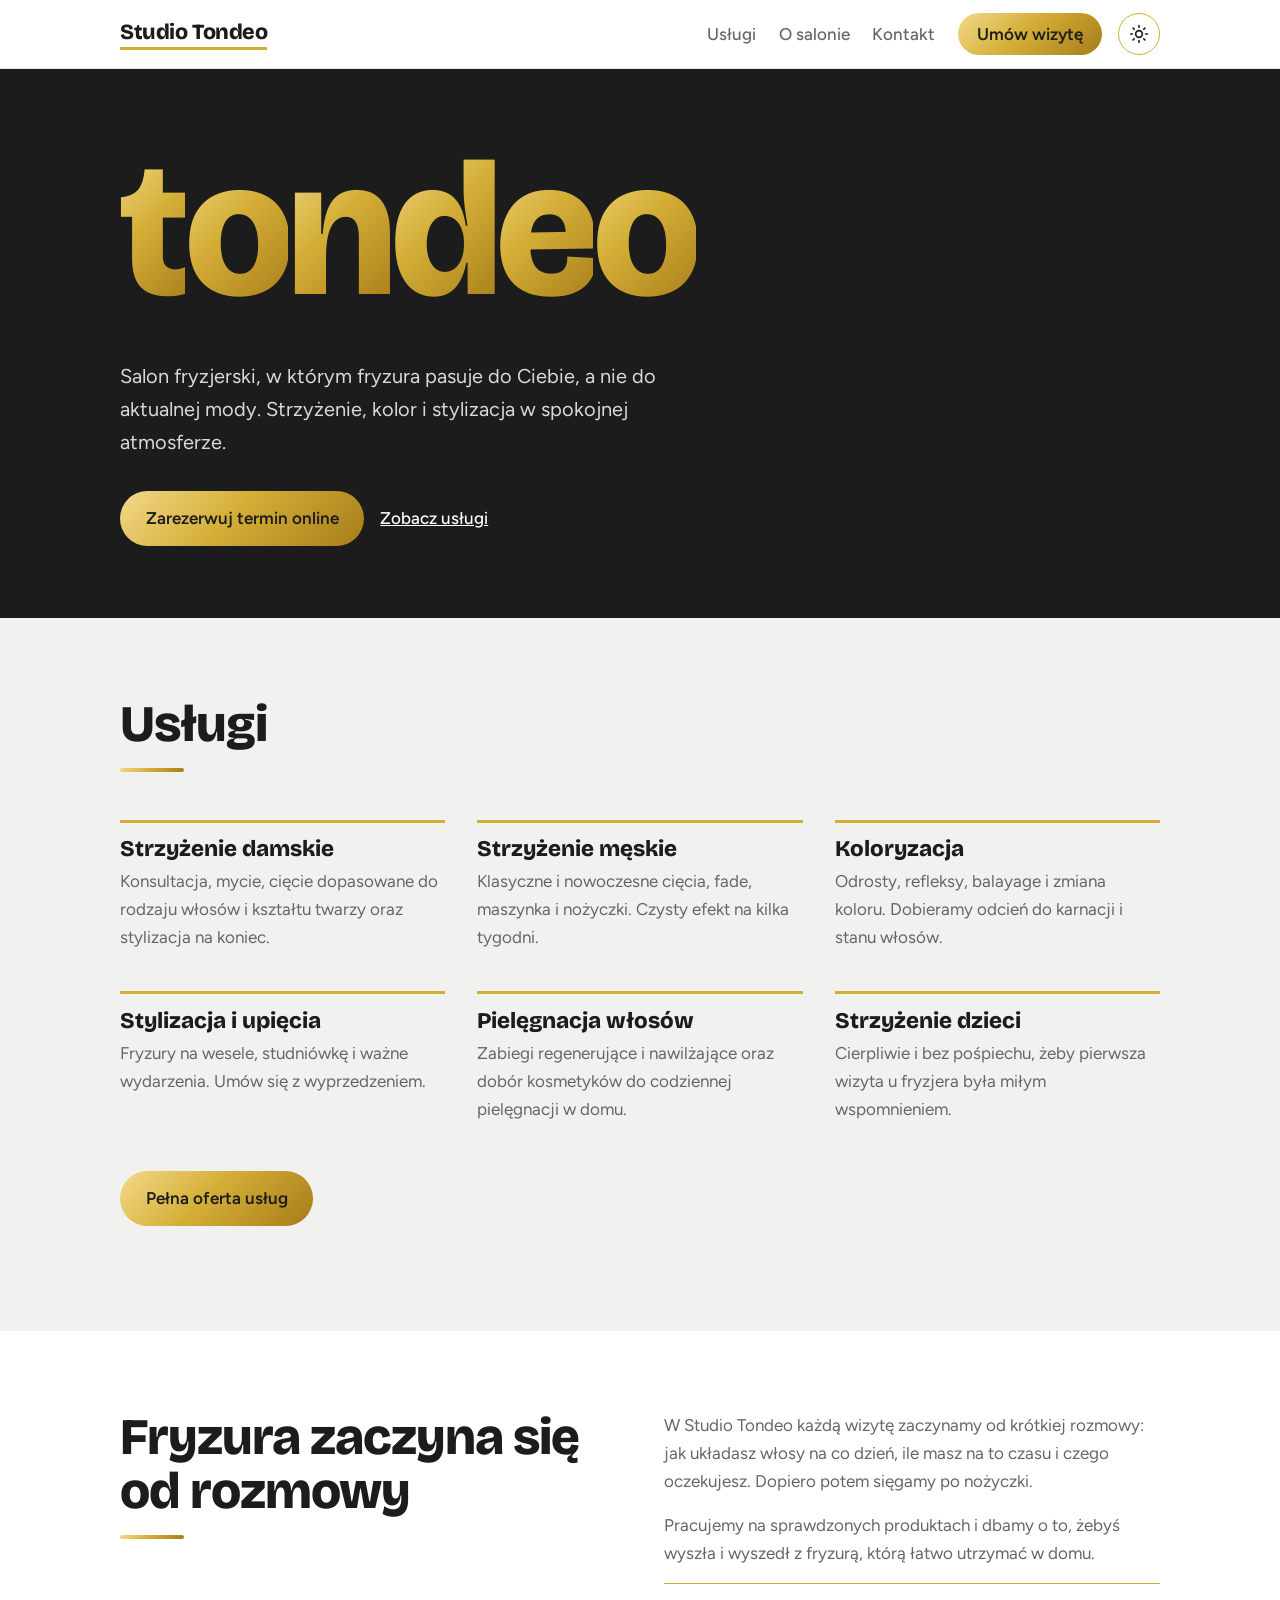
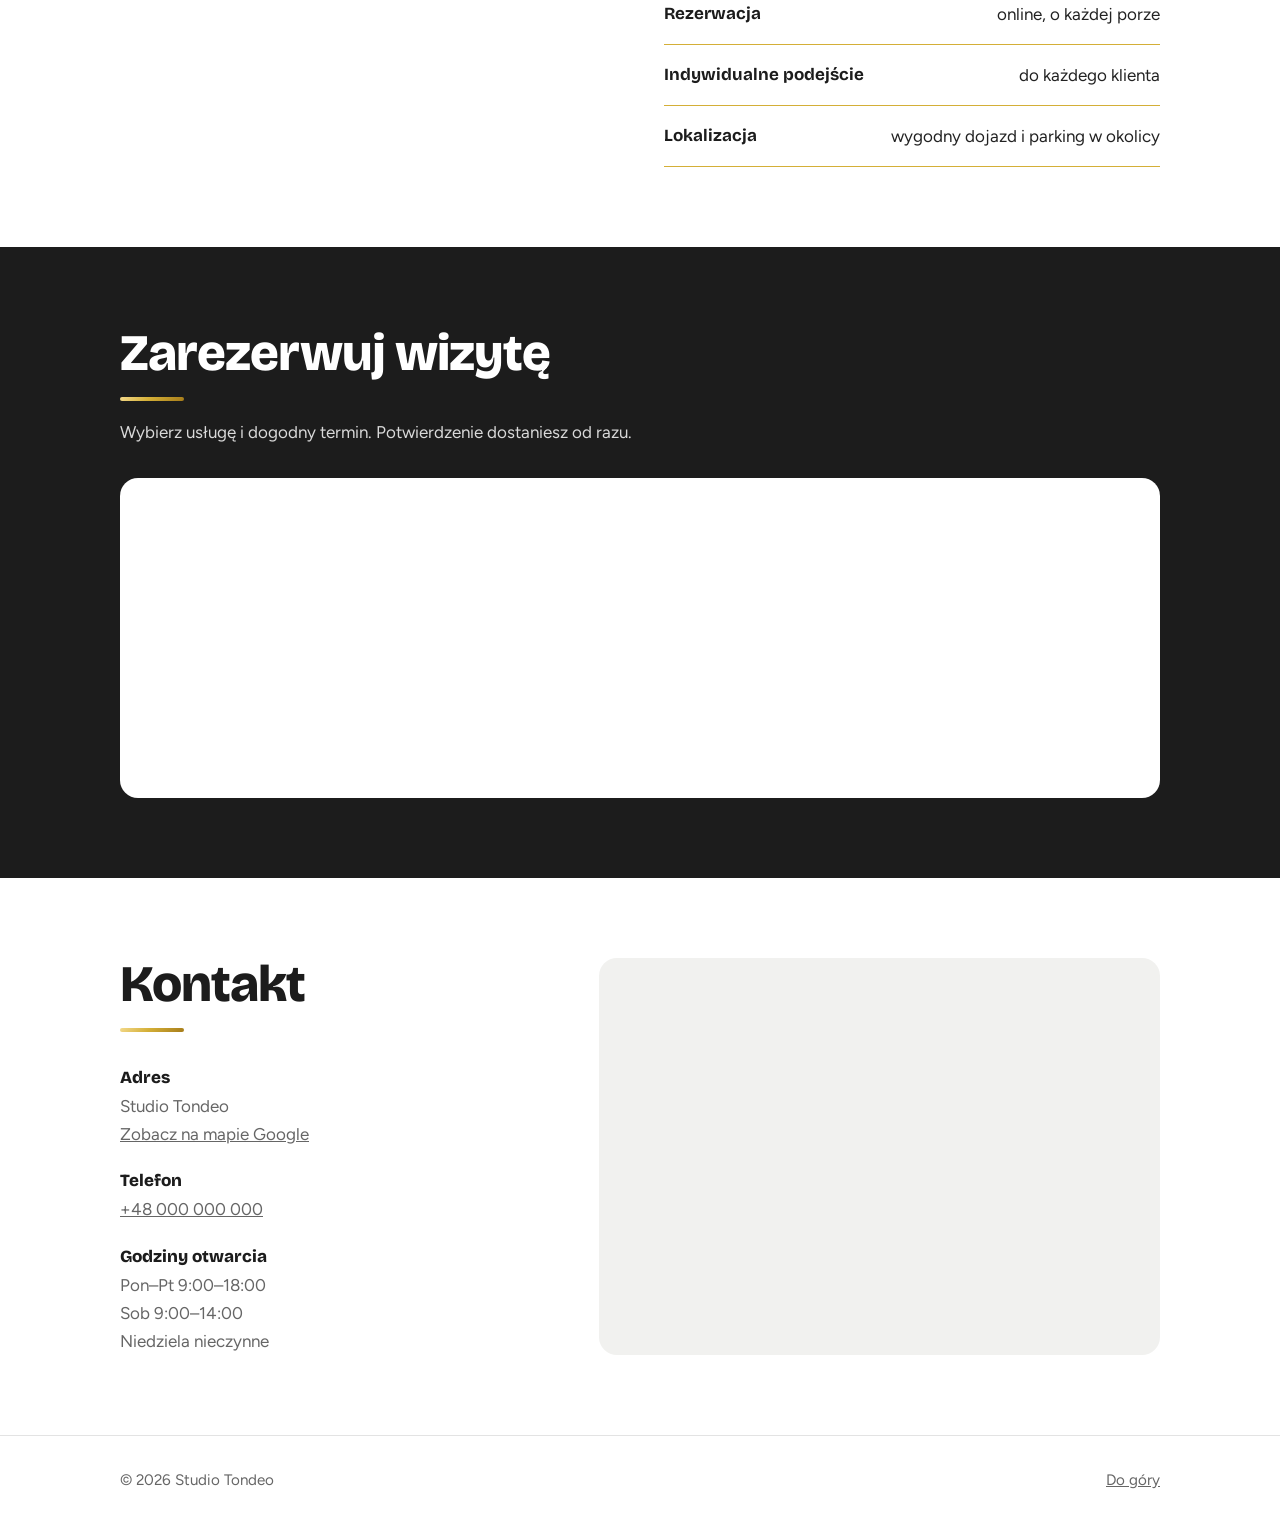
<file: index.html>
<!DOCTYPE html>
<html lang="pl">
<head>
<meta charset="utf-8">
<meta name="viewport" content="width=device-width, initial-scale=1">
<title>Studio Tondeo – salon fryzjerski | strzyżenie, koloryzacja, rezerwacja online</title>
<meta name="description" content="Studio Tondeo – salon fryzjerski. Strzyżenie damskie, męskie, koloryzacja i stylizacja. Zarezerwuj wizytę online.">
<meta name="robots" content="index, follow">
<link rel="canonical" href="https://www.studiotondeo.pl/">
<meta name="theme-color" content="#1c1c1c">
<meta property="og:type" content="website">
<meta property="og:locale" content="pl_PL">
<meta property="og:site_name" content="Studio Tondeo">
<meta property="og:title" content="Studio Tondeo – salon fryzjerski">
<meta property="og:description" content="Strzyżenie damskie i męskie, koloryzacja, stylizacja. Zarezerwuj wizytę online w Studio Tondeo.">
<meta property="og:url" content="https://www.studiotondeo.pl/">
<meta property="og:image" content="https://www.studiotondeo.pl/og-image.jpg">
<meta name="twitter:card" content="summary_large_image">
<script type="application/ld+json">
{
  "@context":"https://schema.org",
  "@type":"HairSalon",
  "name":"Studio Tondeo",
  "url":"https://www.studiotondeo.pl/",
  "image":"https://www.studiotondeo.pl/og-image.jpg",
  "telephone":"+48000000000",
  "priceRange":"$$",
  "address":{"@type":"PostalAddress","streetAddress":"UZUPEŁNIJ ulicę i numer","addressLocality":"UZUPEŁNIJ miasto","postalCode":"UZUPEŁNIJ","addressCountry":"PL"},
  "geo":{"@type":"GeoCoordinates","latitude":50.0168707,"longitude":21.0049981},
  "hasMap":"https://www.google.com/maps/search/?api=1&query=50.0168707,21.0049981",
  "openingHoursSpecification":[
    {"@type":"OpeningHoursSpecification","dayOfWeek":["Monday","Tuesday","Wednesday","Thursday","Friday"],"opens":"09:00","closes":"18:00"},
    {"@type":"OpeningHoursSpecification","dayOfWeek":"Saturday","opens":"09:00","closes":"14:00"}
  ],
  "makesOffer":[
    {"@type":"Offer","itemOffered":{"@type":"Service","name":"Strzyżenie damskie"}},
    {"@type":"Offer","itemOffered":{"@type":"Service","name":"Strzyżenie męskie"}},
    {"@type":"Offer","itemOffered":{"@type":"Service","name":"Koloryzacja włosów"}},
    {"@type":"Offer","itemOffered":{"@type":"Service","name":"Stylizacja i upięcia"}}
  ]
}
</script>
<link rel="preconnect" href="https://fonts.googleapis.com">
<link rel="preconnect" href="https://fonts.gstatic.com" crossorigin>
<link href="https://fonts.googleapis.com/css2?family=Bricolage+Grotesque:opsz,wght@12..96,500;12..96,800&family=Figtree:wght@400;500;600&display=swap" rel="stylesheet">
<script>(function(){var t;try{t=localStorage.getItem("theme")}catch(e){}if(t!=="light"&&t!=="dark")t=matchMedia("(prefers-color-scheme:dark)").matches?"dark":"light";var d=document.documentElement;d.setAttribute("data-theme",t);d.classList.add("js")})()</script>
<link rel="stylesheet" href="style.css">
</head>
<body>

<header>
  <div class="wrap nav">
    <a class="logo" href="#top">Studio Tondeo</a>
    <nav aria-label="Menu główne">
      <a href="uslugi.html">Usługi</a>
      <a href="#salon">O salonie</a>
      <a href="#kontakt">Kontakt</a>
      <a class="btn" href="#rezerwacja">Umów wizytę</a>
    </nav>
    <button class="theme-toggle" type="button" aria-label="Przełącz tryb jasny i ciemny"><svg class="sun" viewBox="0 0 24 24" aria-hidden="true"><circle cx="12" cy="12" r="4"/><path d="M12 2v2M12 20v2M4.9 4.9l1.4 1.4M17.7 17.7l1.4 1.4M2 12h2M20 12h2M4.9 19.1l1.4-1.4M17.7 6.3l1.4-1.4"/></svg><svg class="moon" viewBox="0 0 24 24" aria-hidden="true"><path d="M21 12.8A9 9 0 1 1 11.2 3a7 7 0 0 0 9.8 9.8z"/></svg></button>
  </div>
</header>

<main id="top">
  <section class="hero">
    <div class="wrap">
      <h1 aria-label="tondeo"><span class="l" aria-hidden="true" style="--i:0">t</span><span class="l" aria-hidden="true" style="--i:1">o</span><span class="l" aria-hidden="true" style="--i:2">n</span><span class="l" aria-hidden="true" style="--i:3">d</span><span class="l" aria-hidden="true" style="--i:4">e</span><span class="l" aria-hidden="true" style="--i:5">o</span></h1>
      <p>Salon fryzjerski, w którym fryzura pasuje do Ciebie, a nie do aktualnej mody. Strzyżenie, kolor i stylizacja w spokojnej atmosferze.</p>
      <div class="row">
        <a class="btn" href="#rezerwacja">Zarezerwuj termin online</a>
        <a class="ghost" href="uslugi.html">Zobacz usługi</a>
      </div>
    </div>
  </section>

  <section class="services" id="uslugi">
    <div class="wrap">
      <h2 data-reveal>Usługi</h2>
      <div class="grid">
        <div data-reveal><h3>Strzyżenie damskie</h3><p>Konsultacja, mycie, cięcie dopasowane do rodzaju włosów i kształtu twarzy oraz stylizacja na koniec.</p></div>
        <div data-reveal><h3>Strzyżenie męskie</h3><p>Klasyczne i nowoczesne cięcia, fade, maszynka i nożyczki. Czysty efekt na kilka tygodni.</p></div>
        <div data-reveal><h3>Koloryzacja</h3><p>Odrosty, refleksy, balayage i zmiana koloru. Dobieramy odcień do karnacji i stanu włosów.</p></div>
        <div data-reveal><h3>Stylizacja i upięcia</h3><p>Fryzury na wesele, studniówkę i ważne wydarzenia. Umów się z wyprzedzeniem.</p></div>
        <div data-reveal><h3>Pielęgnacja włosów</h3><p>Zabiegi regenerujące i nawilżające oraz dobór kosmetyków do codziennej pielęgnacji w domu.</p></div>
        <div data-reveal><h3>Strzyżenie dzieci</h3><p>Cierpliwie i bez pośpiechu, żeby pierwsza wizyta u fryzjera była miłym wspomnieniem.</p></div>
      </div>
      <p style="margin-top:3rem"><a class="btn" href="uslugi.html">Pełna oferta usług</a></p>
    </div>
  </section>

  <section class="about" id="salon">
    <div class="wrap">
      <div>
        <h2 data-reveal>Fryzura zaczyna się od rozmowy</h2>
      </div>
      <div>
        <p>W Studio Tondeo każdą wizytę zaczynamy od krótkiej rozmowy: jak układasz włosy na co dzień, ile masz na to czasu i czego oczekujesz. Dopiero potem sięgamy po nożyczki.</p>
        <p>Pracujemy na sprawdzonych produktach i dbamy o to, żebyś wyszła i wyszedł z fryzurą, którą łatwo utrzymać w domu.</p>
        <ul class="facts" data-reveal>
          <li><b>Rezerwacja</b><span>online, o każdej porze</span></li>
          <li><b>Indywidualne podejście</b><span>do każdego klienta</span></li>
          <li><b>Lokalizacja</b><span>wygodny dojazd i parking w okolicy</span></li>
        </ul>
      </div>
    </div>
  </section>

  <section class="booking" id="rezerwacja">
    <div class="wrap">
      <h2 data-reveal>Zarezerwuj wizytę</h2>
      <p>Wybierz usługę i dogodny termin. Potwierdzenie dostaniesz od razu.</p>
      <div class="panel" data-reveal>
        
        <script
          src="https://booking.witrynext.pl/widget.js"
          data-business="tondeo">
        </script>
      </div>
    </div>
  </section>

  <section class="contact" id="kontakt">
    <div class="wrap">
      <div>
        <h2 data-reveal>Kontakt</h2>
        <dl data-reveal>
          <dt>Adres</dt>
          <dd>Studio Tondeo<br><a href="https://www.google.com/maps/search/?api=1&query=50.0168707,21.0049981" target="_blank" rel="noopener">Zobacz na mapie Google</a></dd>
          <dt>Telefon</dt>
          <dd><!-- numer telefonu --><a href="tel:+48000000000">+48 000 000 000</a></dd>
          <dt>Godziny otwarcia</dt>
          <dd><!-- godziny --> Pon–Pt 9:00–18:00<br>Sob 9:00–14:00<br>Niedziela nieczynne</dd>
        </dl>
      </div>
      <iframe data-reveal class="map" title="Mapa dojazdu do Studio Tondeo" loading="lazy" referrerpolicy="no-referrer-when-downgrade"
        src="https://maps.google.com/maps?q=50.0168707,21.0049981&z=16&output=embed"></iframe>
    </div>
  </section>
</main>

<footer>
  <div class="wrap">
    <span>© 2026 Studio Tondeo</span>
    <a href="#top">Do góry</a>
  </div>
</footer>
<script src="theme.js" defer></script>
</body>
</html>
</file>
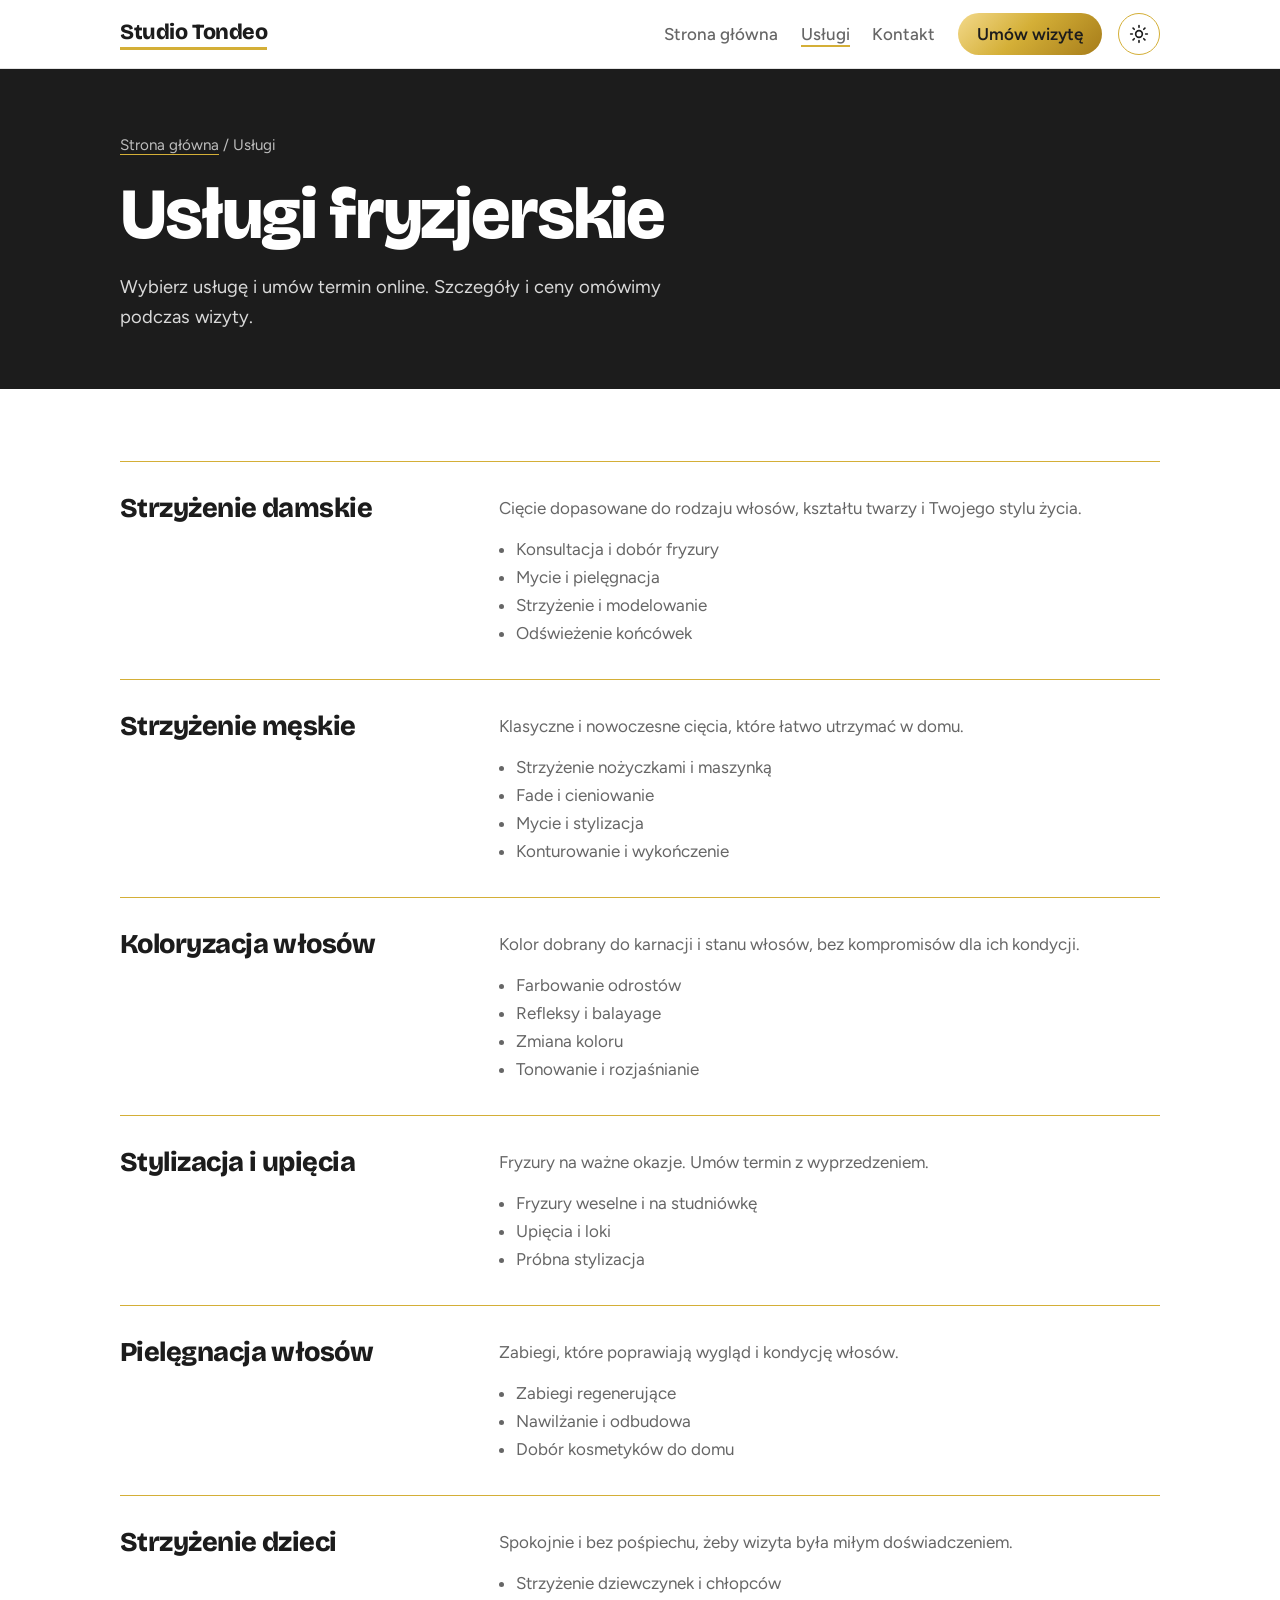
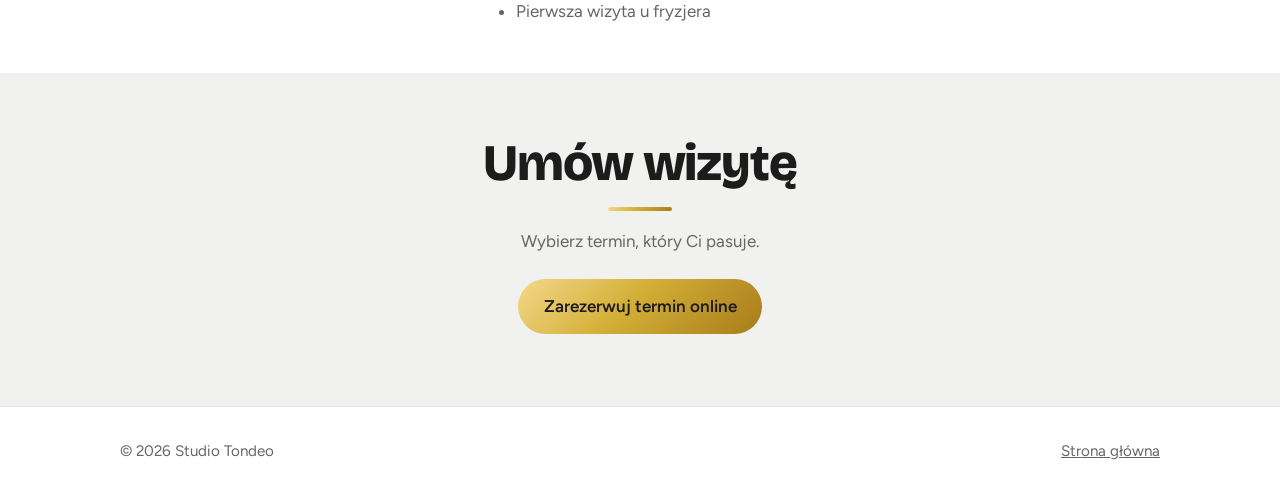
<file: uslugi.html>
<!DOCTYPE html>
<html lang="pl">
<head>
<meta charset="utf-8">
<meta name="viewport" content="width=device-width, initial-scale=1">
<title>Usługi fryzjerskie – Studio Tondeo | strzyżenie, koloryzacja, stylizacja</title>
<meta name="description" content="Oferta Studio Tondeo: strzyżenie damskie i męskie, koloryzacja, stylizacja i upięcia, pielęgnacja włosów, strzyżenie dzieci. Zarezerwuj wizytę online.">
<meta name="robots" content="index, follow">
<link rel="canonical" href="https://www.studiotondeo.pl/uslugi.html">
<meta name="theme-color" content="#1c1c1c">
<meta property="og:type" content="website">
<meta property="og:locale" content="pl_PL">
<meta property="og:site_name" content="Studio Tondeo">
<meta property="og:title" content="Usługi fryzjerskie – Studio Tondeo">
<meta property="og:description" content="Strzyżenie, koloryzacja, stylizacja i pielęgnacja włosów. Zarezerwuj wizytę online.">
<meta property="og:url" content="https://www.studiotondeo.pl/uslugi.html">
<meta property="og:image" content="https://www.studiotondeo.pl/og-image.jpg">
<meta name="twitter:card" content="summary_large_image">
<script type="application/ld+json">
{"@context":"https://schema.org","@type":"BreadcrumbList","itemListElement":[
{"@type":"ListItem","position":1,"name":"Strona główna","item":"https://www.studiotondeo.pl/"},
{"@type":"ListItem","position":2,"name":"Usługi","item":"https://www.studiotondeo.pl/uslugi.html"}]}
</script>
<link rel="preconnect" href="https://fonts.googleapis.com">
<link rel="preconnect" href="https://fonts.gstatic.com" crossorigin>
<link href="https://fonts.googleapis.com/css2?family=Bricolage+Grotesque:opsz,wght@12..96,500;12..96,800&family=Figtree:wght@400;500;600&display=swap" rel="stylesheet">
<script>(function(){var t;try{t=localStorage.getItem("theme")}catch(e){}if(t!=="light"&&t!=="dark")t=matchMedia("(prefers-color-scheme:dark)").matches?"dark":"light";var d=document.documentElement;d.setAttribute("data-theme",t);d.classList.add("js")})()</script>
<link rel="stylesheet" href="style.css">
</head>
<body>
<header>
  <div class="wrap nav">
    <a class="logo" href="index.html">Studio Tondeo</a>
    <nav aria-label="Menu główne">
      <a href="index.html">Strona główna</a>
      <a href="uslugi.html" aria-current="page">Usługi</a>
      <a href="index.html#kontakt">Kontakt</a>
      <a class="btn" href="index.html#rezerwacja">Umów wizytę</a>
    </nav>
    <button class="theme-toggle" type="button" aria-label="Przełącz tryb jasny i ciemny"><svg class="sun" viewBox="0 0 24 24" aria-hidden="true"><circle cx="12" cy="12" r="4"/><path d="M12 2v2M12 20v2M4.9 4.9l1.4 1.4M17.7 17.7l1.4 1.4M2 12h2M20 12h2M4.9 19.1l1.4-1.4M17.7 6.3l1.4-1.4"/></svg><svg class="moon" viewBox="0 0 24 24" aria-hidden="true"><path d="M21 12.8A9 9 0 1 1 11.2 3a7 7 0 0 0 9.8 9.8z"/></svg></button>
  </div>
</header>
<main>
  <section class="page-hero" style="padding-bottom:3.5rem">
    <div class="wrap">
      <div class="crumbs"><a href="index.html">Strona główna</a> / Usługi</div>
      <h1>Usługi fryzjerskie</h1>
      <p>Wybierz usługę i umów termin online. Szczegóły i ceny omówimy podczas wizyty.</p>
    </div>
  </section>
  <section class="svc">
    <div class="wrap svc-list">
    <article class="svc-item" data-reveal>
      <h2>Strzyżenie damskie</h2>
      <div><p>Cięcie dopasowane do rodzaju włosów, kształtu twarzy i Twojego stylu życia.</p><ul><li>Konsultacja i dobór fryzury</li><li>Mycie i pielęgnacja</li><li>Strzyżenie i modelowanie</li><li>Odświeżenie końcówek</li></ul></div>
    </article>
    <article class="svc-item" data-reveal>
      <h2>Strzyżenie męskie</h2>
      <div><p>Klasyczne i nowoczesne cięcia, które łatwo utrzymać w domu.</p><ul><li>Strzyżenie nożyczkami i maszynką</li><li>Fade i cieniowanie</li><li>Mycie i stylizacja</li><li>Konturowanie i wykończenie</li></ul></div>
    </article>
    <article class="svc-item" data-reveal>
      <h2>Koloryzacja włosów</h2>
      <div><p>Kolor dobrany do karnacji i stanu włosów, bez kompromisów dla ich kondycji.</p><ul><li>Farbowanie odrostów</li><li>Refleksy i balayage</li><li>Zmiana koloru</li><li>Tonowanie i rozjaśnianie</li></ul></div>
    </article>
    <article class="svc-item" data-reveal>
      <h2>Stylizacja i upięcia</h2>
      <div><p>Fryzury na ważne okazje. Umów termin z wyprzedzeniem.</p><ul><li>Fryzury weselne i na studniówkę</li><li>Upięcia i loki</li><li>Próbna stylizacja</li></ul></div>
    </article>
    <article class="svc-item" data-reveal>
      <h2>Pielęgnacja włosów</h2>
      <div><p>Zabiegi, które poprawiają wygląd i kondycję włosów.</p><ul><li>Zabiegi regenerujące</li><li>Nawilżanie i odbudowa</li><li>Dobór kosmetyków do domu</li></ul></div>
    </article>
    <article class="svc-item" data-reveal>
      <h2>Strzyżenie dzieci</h2>
      <div><p>Spokojnie i bez pośpiechu, żeby wizyta była miłym doświadczeniem.</p><ul><li>Strzyżenie dziewczynek i chłopców</li><li>Pierwsza wizyta u fryzjera</li></ul></div>
    </article>
    </div>
  </section>
  <section class="cta">
    <div class="wrap">
      <h2 data-reveal>Umów wizytę</h2>
      <p>Wybierz termin, który Ci pasuje.</p>
      <a class="btn" href="index.html#rezerwacja">Zarezerwuj termin online</a>
    </div>
  </section>
</main>
<footer>
  <div class="wrap">
    <span>© 2026 Studio Tondeo</span>
    <a href="index.html">Strona główna</a>
  </div>
</footer>
<script src="theme.js" defer></script>
</body>
</html>
</file>
<file: style.css>
:root{
  --ink:#1c1c1c; --ink-2:#333333; --mist:#f1f1ef; --paper:#ffffff; --saffron:#d4af37; --gold-grad:linear-gradient(135deg,#f3d98b 0%,#d4af37 45%,#a67c1a 100%); --text:#222222; --muted:#666666;
  --head:'Bricolage Grotesque','Segoe UI',system-ui,sans-serif; --body:'Figtree','Segoe UI',system-ui,sans-serif;
  box-sizing:border-box;
}
:root[data-theme="dark"]{--paper:#121212; --mist:#1c1c1c; --text:#eeeeee; --muted:#a8a8a8; --ink:#eeeeee; --ink-2:#d0d0d0; color-scheme:dark}
:root[data-theme="light"]{color-scheme:light}
*,*::before,*::after{box-sizing:inherit}
html{scroll-behavior:smooth}
body{margin:0;background:var(--paper);color:var(--text);font:400 1.0625rem/1.65 var(--body)}
a{color:inherit}
:focus-visible{outline:3px solid var(--saffron);outline-offset:3px}
.wrap{max-width:1080px;margin:0 auto;padding:0 1.25rem}
h1,h2,h3{font-family:var(--head);color:var(--ink);line-height:1.05;margin:0}
h2{font-size:clamp(2rem,5vw,3.2rem);font-weight:800;letter-spacing:-.02em}
section{padding:5rem 0}
h2::after{content:"";display:block;width:64px;height:4px;margin-top:1rem;background:var(--gold-grad);border-radius:2px}

/* nav */
header{position:sticky;top:0;z-index:10;background:var(--paper);border-bottom:1px solid color-mix(in srgb,var(--ink) 12%,transparent)}
.nav{display:flex;align-items:center;justify-content:space-between;gap:1rem;height:64px}
.logo{font:800 1.35rem var(--head);color:var(--ink);border-bottom:3px solid var(--saffron);text-decoration:none;letter-spacing:-.02em}
nav a{margin-left:1.4rem;text-decoration:none;font-weight:500;color:var(--muted)}
nav a:hover{color:var(--ink)}
.btn{display:inline-block;background:var(--gold-grad);color:#1c1c1c;font-weight:600;text-decoration:none;padding:.85rem 1.6rem;border-radius:999px;border:0;transition:transform .15s}
.btn:hover{transform:translateY(-2px)}
nav .btn{margin-left:1.4rem;padding:.55rem 1.1rem;color:#1c1c1c}
nav .btn:hover{color:#1c1c1c}

/* hero */
.hero{background:var(--ink);color:#ffffff;padding:5rem 0 4.5rem;overflow:hidden}
:root[data-theme="dark"] .hero{background:#262626}
.hero h1{color:#d4af37;padding-bottom:.08em;font-size:clamp(4.2rem,17vw,12rem);font-weight:800;letter-spacing:-.05em;line-height:.85;display:inline-block}
.hero p{max-width:34rem;font-size:1.25rem;margin:2rem 0 2rem;color:#d9d9d9}
.hero .row{display:flex;flex-wrap:wrap;gap:1rem;align-items:center}
.hero .ghost{color:#ffffff;font-weight:500}

/* services */
.services{background:var(--mist)}
.grid{display:grid;grid-template-columns:repeat(auto-fit,minmax(240px,1fr));gap:2.5rem 2rem;margin-top:3rem}
.grid h3{font-size:1.4rem;font-weight:800;margin-bottom:.4rem;padding-top:1rem;border-top:3px solid var(--saffron)}
.grid p{margin:0;color:var(--muted)}

/* about */
.about .wrap{display:grid;grid-template-columns:1fr 1fr;gap:3rem;align-items:start}
.about p{margin:0 0 1rem;color:var(--muted)}
.facts{list-style:none;margin:0;padding:0;border-top:1px solid var(--saffron)}
.facts li{padding:1rem 0;border-bottom:1px solid var(--saffron);display:flex;justify-content:space-between;gap:1rem}
.facts b{font-family:var(--head);color:var(--ink)}
@media (max-width:760px){.about .wrap{grid-template-columns:1fr}nav a:not(.btn){display:none}}

/* booking */
.booking{background:var(--ink);color:#ffffff}
:root[data-theme="dark"] .booking{background:#262626}
.booking h2{color:#ffffff}
.booking p{color:#d9d9d9;max-width:36rem}
.panel{margin-top:2rem;background:#fff;color:#222222;border-radius:18px;padding:1.25rem;min-height:320px}

/* contact */
.contact .wrap{display:grid;grid-template-columns:1fr 1.3fr;gap:3rem}
.contact dl{margin:2rem 0 0}
.contact dt{font-family:var(--head);font-weight:800;color:var(--ink);margin-top:1.2rem}
.contact dd{margin:0;color:var(--muted)}
.map{border:0;width:100%;height:100%;min-height:340px;border-radius:18px;background:var(--mist)}
@media (max-width:760px){.contact .wrap{grid-template-columns:1fr}}

footer{padding:2rem 0 calc(2rem + env(safe-area-inset-bottom,0px));font-size:.95rem;color:var(--muted);border-top:1px solid color-mix(in srgb,var(--ink) 12%,transparent)}
footer .wrap{display:flex;flex-wrap:wrap;justify-content:space-between;gap:.5rem}
@media (prefers-reduced-motion:reduce){html{scroll-behavior:auto}.btn{transition:none}}

/* podstrona usług */
.page-hero{background:var(--ink);color:#fff;padding:4rem 0 3.5rem}
:root[data-theme="dark"] .page-hero{background:#262626}
.page-hero h1{color:#fff;font-size:clamp(2.4rem,7vw,4.5rem);font-weight:800;letter-spacing:-.03em}
.page-hero p{max-width:38rem;color:#d9d9d9;font-size:1.15rem;margin:1.2rem 0 0}
.crumbs{font-size:.95rem;color:#bdbdbd;margin-bottom:1.2rem}
.crumbs a{text-decoration:none;border-bottom:1px solid var(--saffron)}
.svc{padding:3.5rem 0 1rem}
.svc-list{display:grid;gap:0;margin-top:1rem}
.svc-item{display:grid;grid-template-columns:minmax(200px,1fr) 2fr;gap:1rem 3rem;padding:2rem 0;border-top:1px solid var(--saffron)}
.svc-item h2{font-size:1.7rem}.svc-item h2::after{display:none}
.svc-item ul{margin:.8rem 0 0;padding-left:1.1rem;color:var(--muted)}
.svc-item p{margin:0;color:var(--muted)}
@media (max-width:760px){.svc-item{grid-template-columns:1fr}}
.cta{background:var(--mist);text-align:center;padding:4rem 0}
.cta h2::after{margin-left:auto;margin-right:auto}
.cta p{color:var(--muted);margin:1rem 0 1.5rem}

/* przełącznik motywu */
.theme-toggle{margin-left:1rem;width:42px;height:42px;border-radius:50%;border:1.5px solid var(--saffron);background:transparent;color:var(--ink);display:inline-grid;place-items:center;cursor:pointer;transition:background .2s,transform .3s}
.theme-toggle:hover{background:color-mix(in srgb,var(--saffron) 25%,transparent);transform:rotate(20deg)}
.theme-toggle svg{width:20px;height:20px;fill:none;stroke:currentColor;stroke-width:2;stroke-linecap:round;stroke-linejoin:round}
.theme-toggle .moon{display:none}
:root[data-theme="dark"] .theme-toggle .sun{display:none}
:root[data-theme="dark"] .theme-toggle .moon{display:block}
.theme-anim,.theme-anim *{transition:background-color .45s ease,color .45s ease,border-color .45s ease!important}

/* animacje */
header{transition:box-shadow .3s,background-color .3s}
header.scrolled{box-shadow:0 6px 24px rgba(0,0,0,.12)}
.hero h1 .l{display:inline-block;background:var(--gold-grad);-webkit-background-clip:text;background-clip:text;-webkit-text-fill-color:transparent;padding-right:.02em}
.js .hero h1 .l{opacity:0;transform:translateY(60%) rotate(4deg);animation:rise .9s cubic-bezier(.2,.8,.2,1) forwards;animation-delay:calc(var(--i)*90ms + 150ms)}
@keyframes rise{to{opacity:1;transform:none}}
.js .hero p,.js .hero .row{opacity:0;animation:fadeup .8s ease forwards}
.js .hero p{animation-delay:.9s}
.js .hero .row{animation-delay:1.1s}
@keyframes fadeup{from{opacity:0;transform:translateY(16px)}to{opacity:1;transform:none}}
.js [data-reveal]{opacity:0;transform:translateY(28px);transition:opacity .8s ease var(--d,0ms),transform .8s cubic-bezier(.2,.8,.2,1) var(--d,0ms),translate .3s ease}
.grid>div:nth-child(3n+2){--d:120ms}.grid>div:nth-child(3n+3){--d:240ms}
.js [data-reveal].in{opacity:1;transform:none}
h2::after{transition:width .6s ease .2s}
.js [data-reveal] h2::after,.js h2[data-reveal]::after{width:0}
.js [data-reveal].in h2::after,.js h2[data-reveal].in::after{width:64px}
.btn{position:relative;overflow:hidden}
.btn::after{content:"";position:absolute;inset:0;background:linear-gradient(110deg,transparent 30%,rgba(255,255,255,.55) 50%,transparent 70%);transform:translateX(-120%)}
.btn:hover::after{transform:translateX(120%);transition:transform .7s ease}
.grid>div,.svc-item{transition:translate .3s ease}
.grid>div:hover{translate:0 -6px}
.grid h3{background:linear-gradient(var(--saffron),var(--saffron)) top left/100% 3px no-repeat;border-top:0;padding-top:1.1rem;transition:background-size .4s}
.grid>div:hover h3{background-size:100% 6px}
.svc-item:hover{translate:8px 0}
nav a:not(.btn){position:relative}
nav a:not(.btn)::after{content:"";position:absolute;left:0;right:0;bottom:-4px;height:2px;background:var(--saffron);transform:scaleX(0);transform-origin:left;transition:transform .3s}
nav a:not(.btn):hover::after,nav a[aria-current]::after{transform:scaleX(1)}
@media (prefers-reduced-motion:reduce){
  .js .hero h1 .l,.js .hero p,.js .hero .row{opacity:1;transform:none;animation:none}
  .js [data-reveal]{opacity:1;transform:none;transition:none}
  .js [data-reveal] h2::after,.js h2[data-reveal]::after{width:64px}
  .btn::after,.theme-toggle,.grid>div,.svc-item,.theme-anim,.theme-anim *{transition:none!important}
}


.nav{display:flex;align-items:center;justify-content:space-between;gap:1rem;height:68px}
.nav .logo{white-space:nowrap;line-height:1.3;flex-shrink:0}
.nav nav{display:flex;align-items:center;gap:1.4rem;margin-left:auto;line-height:1}
.nav nav a,.nav nav .btn{margin:0}
.nav nav .btn{padding:.7rem 1.2rem;white-space:nowrap;line-height:1.1}
.nav nav .btn:hover{transform:none}
.nav .theme-toggle{margin-left:0;flex-shrink:0}
@media (max-width:760px){
  .nav{gap:.6rem}
  .nav nav{gap:.6rem}
  .nav .logo{font-size:1.1rem}
  .nav nav .btn{padding:.6rem .9rem;font-size:.95rem}
  .nav .theme-toggle{width:38px;height:38px}
}
@media (max-width:380px){
  .nav .logo{font-size:1rem}
  .nav nav .btn{padding:.55rem .75rem;font-size:.9rem}
}
</file>
